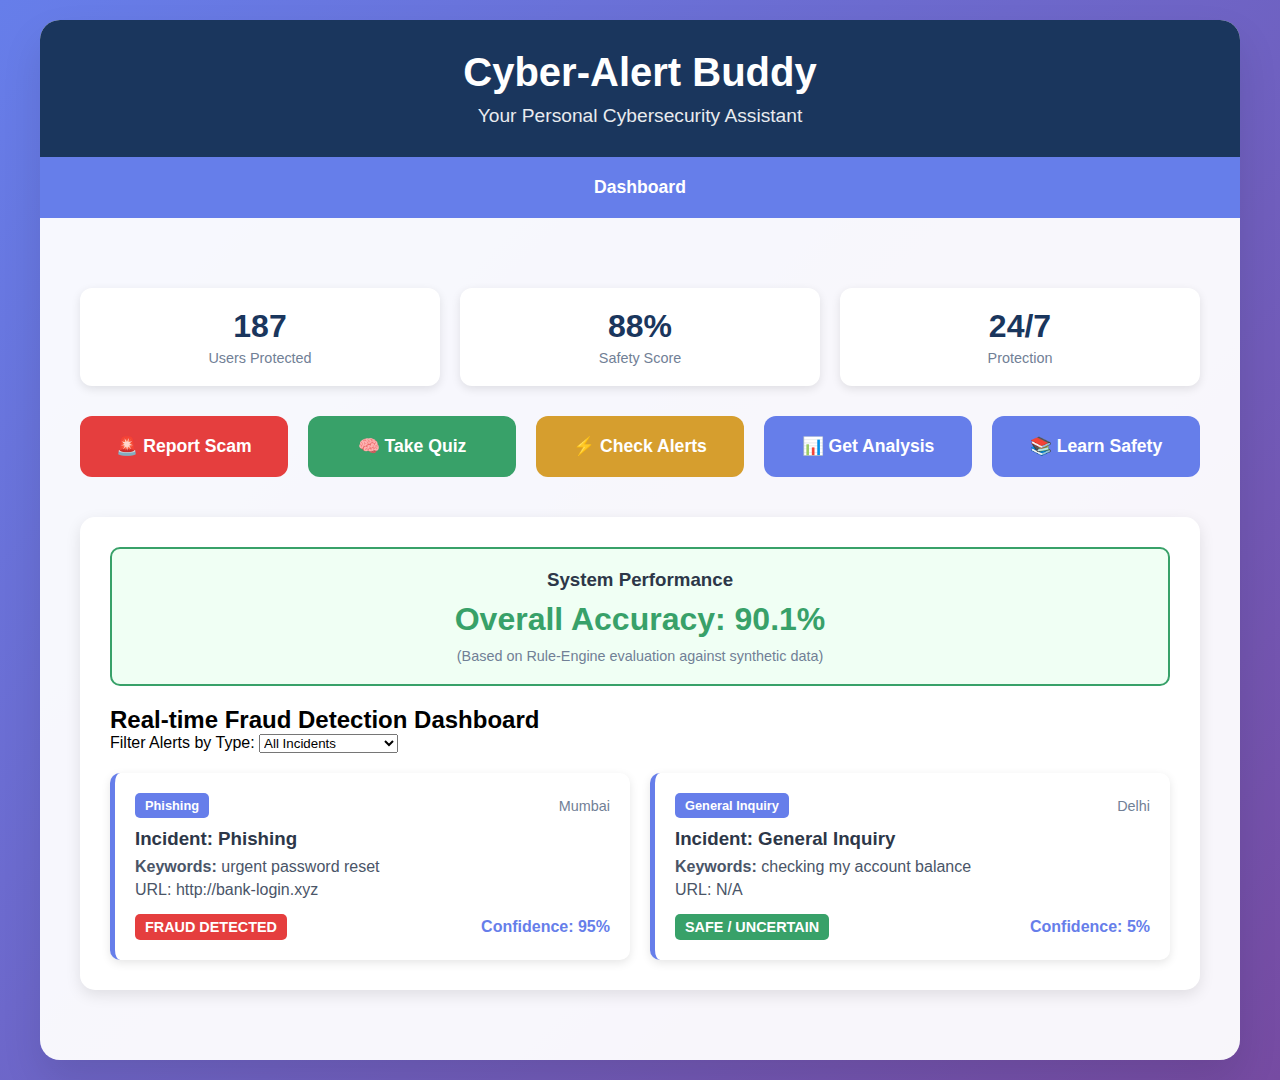
<file: index.html>
<!DOCTYPE html>
<html lang="en">
<head>
    <meta charset="UTF-8">
    <meta name="viewport" content="width=device-width, initial-scale=1.0">
    <title>Cyber-Alert Buddy</title>
    <style>
        * {
            margin: 0;
            padding: 0;
            box-sizing: border-box;
            font-family: -apple-system, BlinkMacSystemFont, 'Segoe UI', Roboto, sans-serif;
        }
        
        body {
            background: linear-gradient(135deg, #667eea 0%, #764ba2 100%);
            min-height: 100vh;
            padding: 20px;
        }
        
        .container {
            max-width: 1200px;
            margin: 0 auto;
            background: rgba(255, 255, 255, 0.95);
            border-radius: 20px;
            box-shadow: 0 20px 40px rgba(0, 0, 0, 0.1);
            overflow: hidden;
        }
        
        .header {
            background: #1a365d;
            color: white;
            padding: 30px;
            text-align: center;
        }
        
        .header h1 {
            font-size: 2.5em;
            margin-bottom: 10px;
        }
        
        .header .subtitle {
            font-size: 1.2em;
            opacity: 0.9;
        }
        
        .nav {
            display: flex;
            background: #2d3748;
            padding: 0;
        }
        
        .nav-item {
            flex: 1;
            text-align: center;
            padding: 20px;
            color: white;
            text-decoration: none;
            font-weight: 600;
            font-size: 1.1em;
            transition: background 0.3s ease;
            cursor: pointer;
        }
        
        .nav-item:hover {
            background: #4a5568;
        }
        
        .nav-item.active {
            background: #667eea;
        }
        
        .main-content {
            padding: 40px;
            min-height: 600px;
        }
        
        .community-impact {
            display: grid;
            grid-template-columns: repeat(3, 1fr);
            gap: 20px;
            margin: 30px 0;
            text-align: center;
        }
        
        .impact-item {
            background: white;
            padding: 20px;
            border-radius: 12px;
            box-shadow: 0 3px 10px rgba(0, 0, 0, 0.1);
        }
        
        .impact-value {
            font-size: 2em;
            font-weight: bold;
            color: #1a365d;
            margin-bottom: 5px;
        }
        
        .impact-label {
            color: #718096;
            font-size: 0.9em;
        }
        
        .quick-actions {
            display: grid;
            grid-template-columns: repeat(auto-fit, minmax(200px, 1fr));
            gap: 20px;
            margin-bottom: 40px;
        }
        
        .action-btn {
            background: #667eea;
            color: white;
            padding: 20px;
            border-radius: 12px;
            text-align: center;
            text-decoration: none;
            font-weight: 600;
            font-size: 1.1em;
            transition: all 0.3s ease;
            cursor: pointer;
            border: none;
        }
        
        .action-btn:hover {
            background: #5a67d8;
            transform: translateY(-3px);
            box-shadow: 0 8px 20px rgba(102, 126, 234, 0.3);
        }
        
        .action-btn.report {
            background: #e53e3e;
        }
        
        .action-btn.quiz {
            background: #38a169;
        }
        
        .action-btn.alerts {
            background: #d69e2e;
        }
        
        .fraud-detection-section {
            background: white;
            padding: 30px;
            border-radius: 15px;
            box-shadow: 0 5px 15px rgba(0, 0, 0, 0.1);
            margin-bottom: 30px;
        }
        
        .accuracy-meter-box {
            background: #f0fff4;
            border: 2px solid #38a169;
            border-radius: 10px;
            padding: 20px;
            text-align: center;
            margin-bottom: 20px;
        }
        
        .meter-score {
            font-size: 2em;
            font-weight: bold;
            color: #38a169;
            margin: 10px 0;
        }
        
        .alerts-grid {
            display: grid;
            grid-template-columns: repeat(auto-fit, minmax(300px, 1fr));
            gap: 20px;
            margin-top: 20px;
        }
        
        .alert-card-item {
            background: white;
            border-radius: 10px;
            padding: 20px;
            box-shadow: 0 3px 10px rgba(0, 0, 0, 0.1);
            border-left: 5px solid #667eea;
        }
        
        .scam-type-tag {
            background: #667eea;
            color: white;
            padding: 5px 10px;
            border-radius: 5px;
            font-size: 0.8em;
            font-weight: bold;
        }
        
        .status {
            padding: 5px 10px;
            border-radius: 5px;
            font-weight: bold;
            font-size: 0.9em;
        }
        
        .status.critical {
            background: #e53e3e;
            color: white;
        }
        
        .status.low {
            background: #38a169;
            color: white;
        }
    </style>
</head>
<body>
    <div class="container">
        <div class="header">
            <h1>Cyber-Alert Buddy</h1>
            <div class="subtitle">Your Personal Cybersecurity Assistant</div>
        </div>
        
        <div class="nav">
            <div class="nav-item active">Dashboard</div>
        </div>
        
        <div class="main-content">
            <div class="community-impact">
                <div class="impact-item">
                    <div class="impact-value">187</div>
                    <div class="impact-label">Users Protected</div>
                </div>
                <div class="impact-item">
                    <div class="impact-value">88%</div>
                    <div class="impact-label">Safety Score</div>
                </div>
                <div class="impact-item">
                    <div class="impact-value">24/7</div>
                    <div class="impact-label">Protection</div>
                </div>
            </div>
            
            <div class="quick-actions">
                <button class="action-btn report" onclick="window.open('https://cybercrime.gov.in/Webform/Crime_AuthoLogin.aspx', '_blank')">
                    🚨 Report Scam
                </button>
                <button class="action-btn quiz" onclick="window.open('https://form.jotform.com/252956155106458', '_blank')">
                    🧠 Take Quiz
                </button>
                <button class="action-btn alerts" onclick="showAlerts()">
                    ⚡ Check Alerts
                </button>
                <button class="action-btn" onclick="redirectToAnalysis()">
                    📊 Get Analysis
                </button>
                <button class="action-btn learning" onclick="redirectToLearning()">
                    📚 Learn Safety
                </button>
            </div>

            <section class="fraud-detection-section">
                <div id="accuracy-display"></div>
                
                <h2>Real-time Fraud Detection Dashboard</h2>

                <div class="filters">
                    <label for="scam-type-filter">Filter Alerts by Type:</label>
                    <select id="scam-type-filter" onchange="filterAlerts()">
                        <option value="all">All Incidents</option>
                        <option value="Phishing">Phishing</option>
                        <option value="Investment Fraud">Investment Fraud</option>
                        <option value="Tech Support Scam">Tech Support Scam</option>
                        <option value="Genuine Report">Safe/Genuine</option>
                    </select>
                </div>

                <div id="alerts-container" class="alerts-grid">
                    <p>Loading fraud detection engine...</p>
                </div>
            </section>
        </div>
    </div>

    <script>
        function redirectToLearning() {
    window.location.href = 'learning.html';
    
    // Test if learning.html exists
    fetch('learning.html')
        .then(response => {
            if (response.ok) {
                console.log('learning.html found - redirecting...');
                window.location.href = 'learning.html';
            } else {
                console.log('learning.html not found - status:', response.status);
                alert('❌ learning.html file not found! Please make sure it exists in your repository.');
            }
        })
        .catch(error => {
            console.log('Error fetching learning.html:', error);
            alert('❌ Error: learning.html file not found or inaccessible!');
        });
}
        // Redirect functions
        function redirectToAnalysis() {
            window.location.href = 'url-analysis-dashboard.html';
        }
        function showAlerts() {
            alert('🔔 No new critical alerts at this time.');
        }

        // Initialize the dashboard
        document.addEventListener('DOMContentLoaded', function() {
            loadAlerts();
        });

        function loadAlerts() {
            const alerts = [
                {
                    type: "Phishing",
                    keywords: "urgent password reset",
                    url: "http://bank-login.xyz",
                    location: "Mumbai",
                    is_fraud: true,
                    confidence_score: 95.0
                },
                {
                    type: "General Inquiry", 
                    keywords: "checking my account balance",
                    url: "",
                    location: "Delhi",
                    is_fraud: false,
                    confidence_score: 5.0
                }
            ];

            renderAlerts(alerts);
            displayAccuracyMeter(90.1);
        }

        function renderAlerts(alerts) {
            const container = document.getElementById('alerts-container');
            container.innerHTML = '';

            alerts.forEach(alert => {
                const card = document.createElement('div');
                card.className = 'alert-card-item';
                
                card.innerHTML = `
                    <div style="display: flex; justify-content: space-between; align-items: center; margin-bottom: 10px;">
                        <span class="scam-type-tag">${alert.type}</span>
                        <span style="color: #718096; font-size: 0.9em;">${alert.location}</span>
                    </div>
                    <div style="margin-bottom: 15px;">
                        <h3 style="margin: 0 0 8px 0; color: #2d3748;">Incident: ${alert.type}</h3>
                        <p style="margin: 5px 0; color: #4a5568;"><strong>Keywords:</strong> ${alert.keywords}</p>
                        <p style="margin: 5px 0; color: #4a5568;">URL: ${alert.url || 'N/A'}</p>
                    </div>
                    <div style="display: flex; justify-content: space-between; align-items: center;">
                        <span class="status ${alert.is_fraud ? 'critical' : 'low'}">
                            ${alert.is_fraud ? 'FRAUD DETECTED' : 'SAFE / UNCERTAIN'}
                        </span>
                        <span style="font-weight: bold; color: #667eea;">Confidence: ${alert.confidence_score}%</span>
                    </div>
                `;
                
                container.appendChild(card);
            });
        }

        function displayAccuracyMeter(accuracy) {
            const accuracyDisplay = document.getElementById('accuracy-display');
            accuracyDisplay.innerHTML = `
                <div class="accuracy-meter-box">
                    <h3 style="margin: 0 0 10px 0; color: #2d3748;">System Performance</h3>
                    <p class="meter-score">Overall Accuracy: ${accuracy}%</p>
                    <p style="margin: 5px 0 0 0; color: #718096; font-size: 0.9em;">(Based on Rule-Engine evaluation against synthetic data)</p>
                </div>
            `;
        }

        function filterAlerts() {
            // Filter logic would go here
            loadAlerts(); // Reload for demo
        }
    </script>
</body>
</html>
</file>
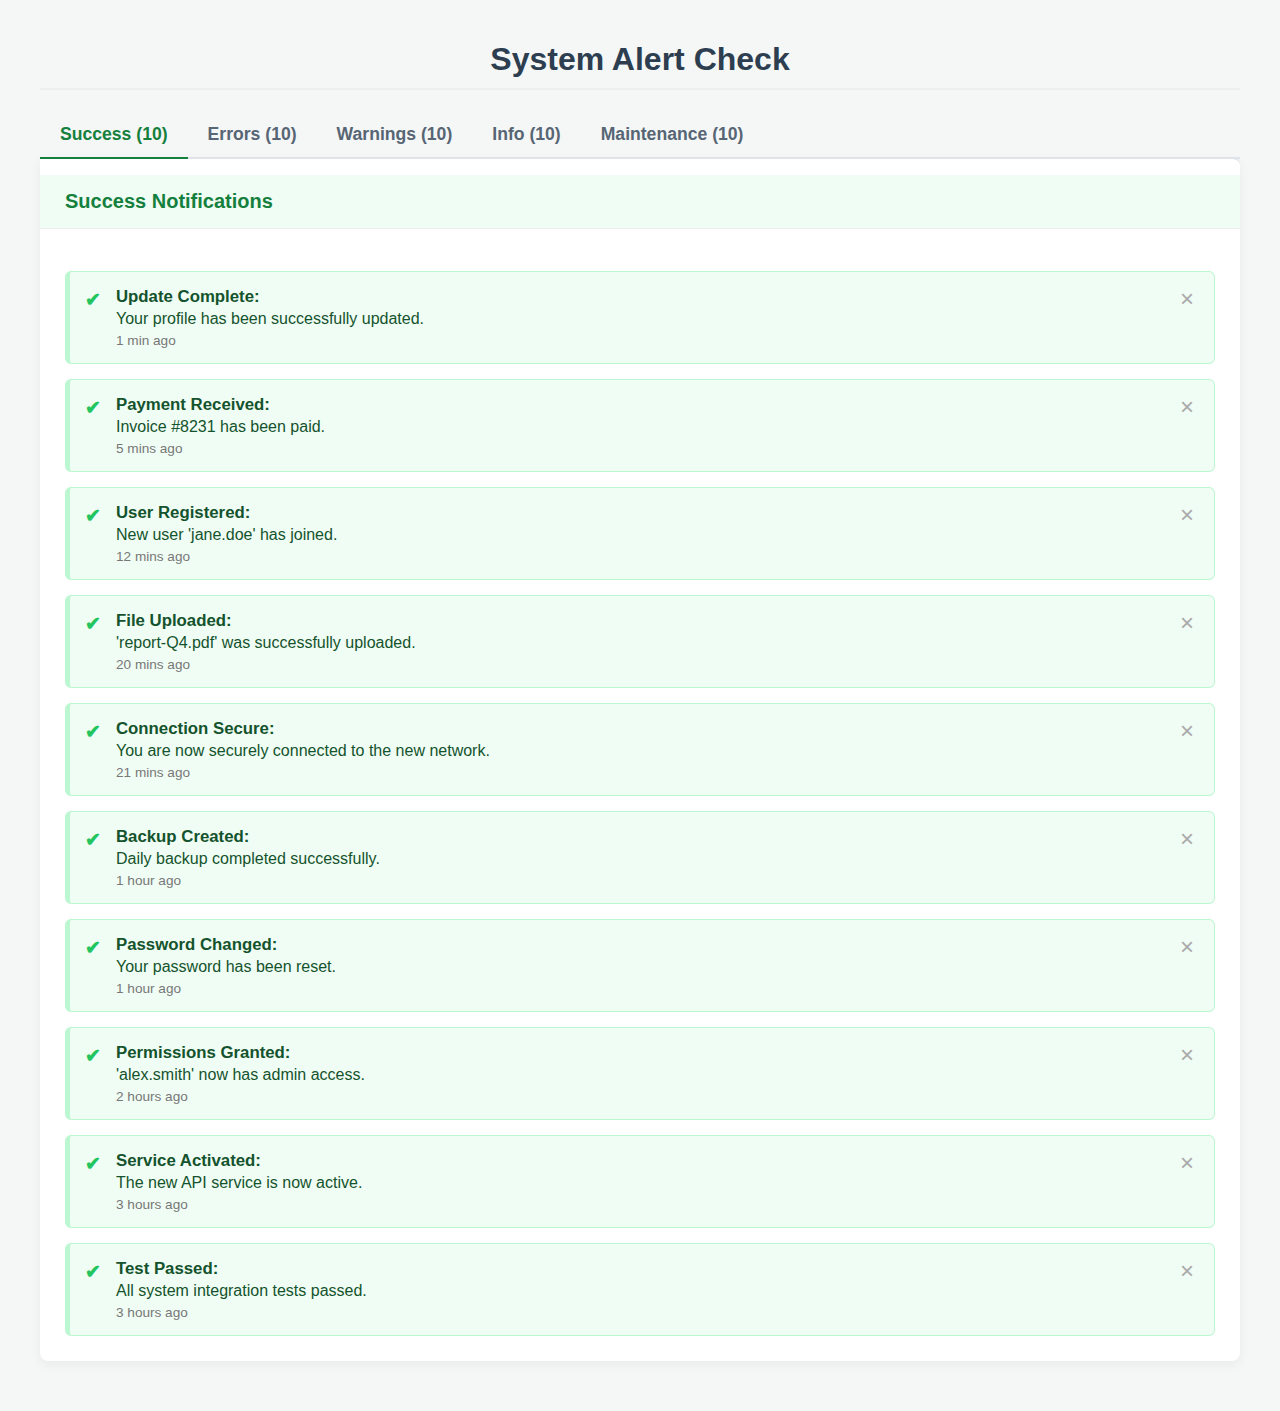
<file: check_alert.html>
<!DOCTYPE html>
<html lang="en">
<head>
    <meta charset="UTF-8">
    <meta name="viewport" content="width=device-width, initial-scale=1.0">
    <title>System Alert Check</title>

    <style>
        /* --- Basic Page Styles --- */
        body {
            font-family: -apple-system, BlinkMacSystemFont, "Segoe UI", Roboto, Helvetica, Arial, sans-serif;
            background-color: #f4f7f6;
            color: #333;
            margin: 0;
            padding: 20px;
        }

        .dashboard-container {
            max-width: 1200px;
            margin: 0 auto;
        }

        h1 {
            text-align: center;
            color: #2c3e50;
            border-bottom: 2px solid #ecf0f1;
            padding-bottom: 10px;
        }

        /* --- NEW: Tab Navigation Styles --- */
        .tab-nav {
            display: flex;
            border-bottom: 2px solid #dfe4ea;
            margin-bottom: -2px; /* Overlap the content border */
            z-index: 10;
            position: relative;
        }

        .tab-link {
            padding: 12px 20px;
            font-size: 1.1em;
            font-weight: 600;
            border: none;
            background-color: transparent;
            cursor: pointer;
            border-bottom: 2px solid transparent;
            margin-bottom: -2px;
            color: #576574;
            transition: color 0.2s, border-color 0.2s;
        }

        .tab-link:hover {
            color: #222;
        }

        .tab-link.active {
            color: #007bff;
            border-color: #007bff;
        }
        
        /* Match tab colors to sections */
        .tab-link.active.success { color: #15803d; border-color: #15803d; }
        .tab-link.active.error { color: #b91c1c; border-color: #b91c1c; }
        .tab-link.active.warning { color: #b45309; border-color: #b45309; }
        .tab-link.active.info { color: #1d4ed8; border-color: #1d4ed8; }
        .tab-link.active.maintenance { color: #5b21b6; border-color: #5b21b6; }


        /* --- Alert Section Styling --- */
        .alert-section {
            margin-bottom: 30px;
            background-color: #ffffff;
            border-radius: 8px;
            box-shadow: 0 4px 12px rgba(0, 0, 0, 0.05);
            overflow: hidden;
            /* Add a top border to connect to the tabs */
            border-top: 2px solid #dfe4ea;
            border-top-left-radius: 0; /* Flatten corner under tabs */
        }

        /* --- NEW: Tab Content Styling --- */
        .tab-content {
            display: none; /* Hide all content by default */
        }
        .tab-content.active {
            display: block; /* Show only the active one */
        }


        .section-header {
            padding: 15px 25px;
            border-bottom: 1px solid #ecf0f1;
            font-size: 1.25em;
            font-weight: 600;
        }

        .alerts-wrapper {
            padding: 25px;
            display: flex;
            flex-direction: column;
            gap: 15px;
        }

        /* --- Individual Alert Styling (No changes from here) --- */
        .alert {
            display: flex;
            align-items: flex-start;
            padding: 15px;
            border-radius: 6px;
            border: 1px solid transparent;
            border-left-width: 5px;
        }

        .alert-icon {
            font-size: 1.2em;
            font-weight: bold;
            margin-right: 15px;
            line-height: 1.4;
        }

        .alert-content {
            flex-grow: 1;
        }

        .alert-content strong {
            display: block;
            margin-bottom: 3px;
            font-size: 1.05em;
        }
        
        .alert-content .timestamp {
            font-size: 0.85em;
            color: #777;
            margin-top: 5px;
            display: block;
        }

        .close-btn {
            background: transparent;
            border: none;
            font-size: 1.5em;
            color: #aaa;
            cursor: pointer;
            padding: 0 5px;
            line-height: 1;
        }
        .close-btn:hover {
            color: #333;
        }

        /* --- 1. Success Alerts --- */
        .section-header.success { background-color: #f0fdf4; color: #15803d; }
        .alert.success {
            background-color: #f0fdf4;
            border-color: #bbf7d0;
            color: #14532d;
        }
        .alert.success .alert-icon { color: #22c55e; }

        /* --- 2. Error Alerts --- */
        .section-header.error { background-color: #fef2f2; color: #b91c1c; }
        .alert.error {
            background-color: #fef2f2;
            border-color: #fecaca;
            color: #7f1d1d;
        }
        .alert.error .alert-icon { color: #ef4444; }

        /* --- 3. Warning Alerts --- */
        .section-header.warning { background-color: #fffbeb; color: #b45309; }
        .alert.warning {
            background-color: #fffbeb;
            border-color: #fef08a;
            color: #713f12;
        }
        .alert.warning .alert-icon { color: #f59e0b; }

        /* --- 4. Info Alerts --- */
        .section-header.info { background-color: #eff6ff; color: #1d4ed8; }
        .alert.info {
            background-color: #eff6ff;
            border-color: #bfdbfe;
            color: #1e3a8a;
        }
        .alert.info .alert-icon { color: #3b82f6; }

        /* --- 5. Maintenance Alerts --- */
        .section-header.maintenance { background-color: #f5f3ff; color: #5b21b6; }
        .alert.maintenance {
            background-color: #f5f3ff;
            border-color: #ddd6fe;
            color: #4c1d95;
        }
        .alert.maintenance .alert-icon { color: #7c3aed; }
    </style>
</head>

<body>
    <div class="dashboard-container">
        <h1>System Alert Check</h1>

        <div class="tab-nav">
            <button class="tab-link success active" data-tab="success">Success (10)</button>
            <button class="tab-link error" data-tab="error">Errors (10)</button>
            <button class="tab-link warning" data-tab="warning">Warnings (10)</button>
            <button class="tab-link info" data-tab="info">Info (10)</button>
            <button class="tab-link maintenance" data-tab="maintenance">Maintenance (10)</button>
        </div>

        <section id="success" class="alert-section tab-content active">
            <h2 class="section-header success">Success Notifications</h2>
            <div class="alerts-wrapper">
                <div class="alert success">
                    <span class="alert-icon">✔</span>
                    <div class="alert-content">
                        <strong>Update Complete:</strong> Your profile has been successfully updated.
                        <span class="timestamp">1 min ago</span>
                    </div>
                    <button class="close-btn">&times;</button>
                </div>
                <div class="alert success">
                    <span class="alert-icon">✔</span>
                    <div class="alert-content">
                        <strong>Payment Received:</strong> Invoice #8231 has been paid.
                        <span class="timestamp">5 mins ago</span>
                    </div>
                    <button class="close-btn">&times;</button>
                </div>
                <div class="alert success">
                    <span class="alert-icon">✔</span>
                    <div class="alert-content">
                        <strong>User Registered:</strong> New user 'jane.doe' has joined.
                        <span class="timestamp">12 mins ago</span>
                    </div>
                    <button class="close-btn">&times;</button>
                </div>
                <div class="alert success">
                    <span class="alert-icon">✔</span>
                    <div class="alert-content">
                        <strong>File Uploaded:</strong> 'report-Q4.pdf' was successfully uploaded.
                        <span class="timestamp">20 mins ago</span>
                    </div>
                    <button class="close-btn">&times;</button>
                </div>
                <div class="alert success">
                    <span class="alert-icon">✔</span>
                    <div class="alert-content">
                        <strong>Connection Secure:</strong> You are now securely connected to the new network.
                        <span class="timestamp">21 mins ago</span>
                    </div>
                    <button class="close-btn">&times;</button>
                </div>
                <div class="alert success">
                    <span class="alert-icon">✔</span>
                    <div class="alert-content">
                        <strong>Backup Created:</strong> Daily backup completed successfully.
                        <span class="timestamp">1 hour ago</span>
                    </div>
                    <button class="close-btn">&times;</button>
                </div>
                <div class="alert success">
                    <span class="alert-icon">✔</span>
                    <div class="alert-content">
                        <strong>Password Changed:</strong> Your password has been reset.
                        <span class="timestamp">1 hour ago</span>
                    </div>
                    <button class="close-btn">&times;</button>
                </div>
                <div class="alert success">
                    <span class="alert-icon">✔</span>
                    <div class="alert-content">
                        <strong>Permissions Granted:</strong> 'alex.smith' now has admin access.
                        <span class="timestamp">2 hours ago</span>
                    </div>
                    <button class="close-btn">&times;</button>
                </div>
                <div class="alert success">
                    <span class="alert-icon">✔</span>
                    <div class="alert-content">
                        <strong>Service Activated:</strong> The new API service is now active.
                        <span class="timestamp">3 hours ago</span>
                    </div>
                    <button class="close-btn">&times;</button>
                </div>
                <div class="alert success">
                    <span class="alert-icon">✔</span>
                    <div class="alert-content">
                        <strong>Test Passed:</strong> All system integration tests passed.
                        <span class="timestamp">3 hours ago</span>
                    </div>
                    <button class="close-btn">&times;</button>
                </div>
            </div>
        </section>

        <section id="error" class="alert-section tab-content">
            <h2 class="section-header error">Error & Failure Alerts</h2>
            <div class="alerts-wrapper">
                <div class="alert error">
                    <span class="alert-icon">✖</span>
                    <div class="alert-content">
                        <strong>Payment Failed:</strong> Credit card for Invoice #8230 was declined.
                        <span class="timestamp">2 mins ago</span>
                    </div>
                    <button class="close-btn">&times;</button>
                </div>
                <div class="alert error">
                    <span class="alert-icon">✖</span>
                    <div class="alert-content">
                        <strong>Database Connection Lost:</strong> Cannot connect to primary DB. Retrying...
                        <span class="timestamp">5 mins ago</span>
                    </div>
                    <button class="close-btn">&times;</button>
                </div>
                <div class="alert error">
                    <span class="alert-icon">✖</span>
                    <div class="alert-content">
                        <strong>Login Failed:</strong> Too many failed login attempts for user 'admin'.
                        <span class="timestamp">15 mins ago</span>
                    </div>
                    <button class="close-btn">&times;</button>
                </div>
                <div class="alert error">
                    <span class="alert-icon">✖</span>
                    <div class="alert-content">
                        <strong>Upload Failed:</strong> 'presentation.pptx' exceeded the 25MB file size limit.
                        <span class="timestamp">22 mins ago</span>
                    </div>
                    <button class="close-btn">&times;</button>
                </div>
                <div class="alert error">
                    <span class="alert-icon">✖</span>
                    <div class="alert-content">
                        <strong>API Timeout:</strong> Request to 'api/users' timed out after 30 seconds.
                        <span class="timestamp">30 mins ago</span>
                    </div>
                    <button class="close-btn">&times;</button>
                </div>
                <div class="alert error">
                    <span class="alert-icon">✖</span>
                    <div class="alert-content">
                        <strong>404 Not Found:</strong> Resource '/api/v2/products/123' does not exist.
                        <span class="timestamp">45 mins ago</span>
                    </div>
                    <button class="close-btn">&times;</button>
                </div>
                <div class="alert error">
                    <span class="alert-icon">✖</span>
                    <div class="alert-content">
                        <strong>Permissions Denied:</strong> User 'guest' attempted to access a restricted page.
                        <span class="timestamp">1 hour ago</span>
                    </div>
                    <button class="close-btn">&times;</button>
                </div>
                <div class="alert error">
                    <span class="alert-icon">✖</span>
                    <div class="alert-content">
                        <strong>Service Crash:</strong> The 'Email-Dispatcher' service has crashed.
                        <span class="timestamp">1 hour ago</span>
                    </div>
                    <button class="close-btn">&times;</button>
                </div>
                <div class="alert error">
                    <span class="alert-icon">✖</span>
                    <div class="alert-content">
                        <strong>Build Failed:</strong> Main branch build failed due to linting errors.
                        <span class="timestamp">2 hours ago</span>
                    </div>
                    <button class="close-btn">&times;</button>
                </div>
                <div class="alert error">
                    <span class="alert-icon">✖</span>
                    <div class="alert-content">
                        <strong>SSL Certificate Expired:</strong> The SSL certificate for 'shop.example.com' has expired.
                        <span class="timestamp">2 hours ago</span>
                    </div>
                    <button class="close-btn">&times;</button>
                </div>
            </div>
        </section>

        <section id="warning" class="alert-section tab-content">
            <h2 class="section-header warning">Warning & Caution Alerts</h2>
            <div class="alerts-wrapper">
                <div class="alert warning">
                    <span class="alert-icon">!</span>
                    <div class="alert-content">
                        <strong>Disk Space Low:</strong> Server 'PROD-WEB-01' is at 85% disk capacity.
                        <span class="timestamp">10 mins ago</span>
                    </div>
                    <button class="close-btn">&times;</button>
                </div>
                <div class="alert warning">
                    <span class="alert-icon">!</span>
                    <div class="alert-content">
                        <strong>API Deprecated:</strong> You are using a deprecated version of the User API.
                        <span class="timestamp">30 mins ago</span>
                    </div>
                    <button class="close-btn">&times;</button>
                </div>
                <div class="alert warning">
                    <span class="alert-icon">!</span>
                    <div class="alert-content">
                        <strong>Password Nearing Expiration:</strong> Your password will expire in 3 days.
                        <span class="timestamp">1 hour ago</span>
                    </div>
                    <button class="close-btn">&times;</button>
                </div>
                <div class="alert warning">
                    <span class="alert-icon">!</span>
                    <div class="alert-content">
                        <strong>High CPU Load:</strong> CPU usage on 'PROD-DB-02' has exceeded 90% for 5 minutes.
                        <span class="timestamp">1 hour ago</span>
                    </div>
                    <button class="close-btn">&times;</button>
                </div>
                <div class="alert warning">
                    <span class="alert-icon">!</span>
                    <div class="alert-content">
                        <strong>Unsaved Changes:</strong> You have unsaved changes on the 'Settings' page.
                        <span class="timestamp">1 hour ago</span>
                    </div>
                    <button class="close-btn">&times;</button>
                </div>
                <div class="alert warning">
                    <span class="alert-icon">!</span>
                    <div class="alert-content">
                        <strong>New Device Login:</strong> A login was detected from a new device in London, UK.
                        <span class="timestamp">2 hours ago</span>
                    </div>
                    <button class="close-btn">&times;</button>
                </div>
                <div class="alert warning">
                    <span class="alert-icon">!</span>
                    <div class="alert-content">
                        <strong>License Expiring:</strong> Your 'Pro Plan' license expires on Oct 30, 2025.
                        <span class="timestamp">3 hours ago</span>
                    </div>
                    <button class="close-btn">&times;</button>
                </div>
                <div class="alert warning">
                    <span class="alert-icon">!</span>
                    <div class="alert-content">
                        <strong>High Latency:</strong> API response times are slower than normal.
                        <span class="timestamp">4 hours ago</span>
                    </div>
                    <button class="close-btn">&times;</button>
                </div>
                <div class="alert warning">
                    <span class="alert-icon">!</span>
                    <div class="alert-content">
                        <strong>Unusual Activity:</strong> A high volume of requests was detected from IP 192.168.10.1.
                        <span class="timestamp">5 hours ago</span>
                    </div>
                    <button class="close-btn">&times;</button>
                </div>
                <div class="alert warning">
                    <span class="alert-icon">!</span>
                    <div class="alert-content">
                        <strong>Dependency Outdated:</strong> 'lodash' library has a new minor version available.
                        <span class="timestamp">5 hours ago</span>
                    </div>
                    <button class="close-btn">&times;</button>
                </div>
            </div>
        </section>
        
        <section id="info" class="alert-section tab-content">
            <h2 class="section-header info">Informational Updates</h2>
            <div class="alerts-wrapper">
                <div class="alert info">
                    <span class="alert-icon">ℹ</span>
                    <div class="alert-content">
                        <strong>New Feature:</strong> You can now export your reports directly to CSV.
                        <span class="timestamp">10 mins ago</span>
                    </div>
                    <button class="close-btn">&times;</button>
                </div>
                <div class="alert info">
                    <span class="alert-icon">ℹ</span>
                    <div class="alert-content">
                        <strong>System Update:</strong> A new patch (v2.4.1) has been applied.
                        <span class="timestamp">1 hour ago</span>
                    </div>
                    <button class="close-btn">&times;</button>
                </div>
                <div class="alert info">
                    <span class="alert-icon">ℹ</span>
                    <div class="alert-content">
                        <strong>Did You Know?</strong> You can use keyboard shortcuts to navigate.
                        <span class="timestamp">2 hours ago</span>
                    </div>
                    <button class="close-btn">&times;</button>
                </div>
                <div class="alert info">
                    <span class="alert-icon">ℹ</span>
                    <div class="alert-content">
                        <strong>Policy Update:</strong> Our Terms of Service have been updated.
                        <span class="timestamp">4 hours ago</span>
                    </div>
                    <button class="close-btn">&times;</button>
                </div>
                <div class="alert info">
                    <span class="alert-icon">ℹ</span>
                    <div class="alert-content">
                        <strong>User 'markc' is now online.</strong>
                        <span class="timestamp">4 hours ago</span>
                    </div>
                    <button class="close-btn">&times;</button>
                </div>
                <div class="alert info">
                    <span class="alert-icon">ℹ</span>
                    <div class="alert-content">
                        <strong>Report Generated:</strong> Your monthly analytics report is ready for viewing.
                        <span class="timestamp">5 hours ago</span>
                    </div>
                    <button class="close-btn">&times;</button>
                </div>
                <div class="alert info">
                    <span class="alert-icon">ℹ</span>
                    <div class="alert-content">
                        <strong>New Comment:</strong> Sarah left a comment on 'Project Alpha'.
                        <span class="timestamp">6 hours ago</span>
                    </div>
                    <button class="close-btn">&times;</button>
                </div>
                <div class="alert info">
                    <span class="alert-icon">ℹ</span>
                    <div class="alert-content">
                        <strong>New Message:</strong> You have 1 unread message from your manager.
                        <span class="timestamp">6 hours ago</span>
                    </div>
                    <button class="close-btn">&times;</button>
                </div>
                <div class="alert info">
                    <span class="alert-icon">ℹ</span>
                    <div class="alert-content">
                        <strong>Welcome!</strong> Thanks for signing up for our newsletter.
                        <span class="timestamp">7 hours ago</span>
                    </div>
                    <button class="close-btn">&times;</button>
                </div>
                <div class="alert info">
                    <span class="alert-icon">ℹ</span>
                    <div class="alert-content">
                        <strong>Beta Access:</strong> The new 'Dashboard v3' beta is now open.
                        <span class="timestamp">8 hours ago</span>
                    </div>
                    <button class="close-btn">&times;</button>
                </div>
            </div>
        </section>

        <section id="maintenance" class="alert-section tab-content">
            <h2 class="section-header maintenance">Scheduled Maintenance</h2>
            <div class="alerts-wrapper">
                <div class="alert maintenance">
                    <span class="alert-icon">🛠</span>
                    <div class="alert-content">
                        <strong>Scheduled Downtime:</strong> The platform will be down for 30 minutes on Sunday.
                        <span class="timestamp">1 day ago</span>
                    </div>
                    <button class="close-btn">&times;</button>
                </div>
                <div class="alert maintenance">
                    <span class="alert-icon">🛠</span>
                    <div class="alert-content">
                        <strong>Service Update:</strong> The 'Analytics' service will be in read-only mode tonight at 2 AM.
                        <span class="timestamp">2 days ago</span>
                    </div>
                    <button class="close-btn">&times;</button>
                </div>
                <div class="alert maintenance">
                    <span class="alert-icon">🛠</span>
                    <div class="alert-content">
                        <strong>Server Restart:</strong> 'PROD-WEB-02' is scheduled for a restart on Oct 26.
                        <span class="timestamp">2 days ago</span>
                    </div>
                    <button class="close-btn">&times;</button>
                </div>
                <div class="alert maintenance">
                    <span class="alert-icon">🛠</span>
                    <div class="alert-content">
                        <strong>Database Migration:</strong> We are migrating the user database this weekend.
                        <span class="timestamp">3 days ago</span>
                    </div>
                    <button class="close-btn">&times;</button>
                </div>
                <div class="alert maintenance">
                    <span class="alert-icon">🛠</span>
                    <div class="alert-content">
                        <strong>Security Patching:</strong> All servers will be patched on Monday at 1 AM.
                        <span class="timestamp">3 days ago</span>
                    </div>
                    <button class="close-btn">&times;</button>
                </div>
                <div class="alert maintenance">
                    <span class="alert-icon">🛠</span>
                    <div class="alert-content">
                        <strong>Network Upgrade:</strong> Expect brief interruptions as we upgrade our core network.
                        <span class="timestamp">4 days ago</span>
                    </div>
                    <button class="close-btn">&times;</button>
                </div>
                <div class="alert maintenance">
                    <span class="alert-icon">🛠</span>
                    <div class="alert-content">
                        <strong>Billing System Maintenance:</strong> The billing portal will be offline for 1 hour.
                        <span class="timestamp">4 days ago</span>
                    </div>
                    <button class="close-btn">&times;</button>
                </div>
                <div class="alert maintenance">
                    <span class="alert-icon">🛠</span>
                    <div class="alert-content">
                        <strong>CDN Purge:</strong> We will be purging the CDN cache at midnight.
                        <span class="timestamp">5 days ago</span>
                    </div>
                    <button class="close-btn">&times;</button>
                </div>
                <div class="alert maintenance">
                    <span class="alert-icon">🛠</span>
                    <div class="alert-content">
                        <strong>API Update:</strong> The 'v1' API will be decommissioned on Nov 1st.
                        <span class="timestamp">5 days ago</span>
                    </div>
                    <button class="close-btn">&times;</button>
                </div>
                <div class="alert maintenance">
                    <span class="alert-icon">🛠</span>
                    <div class="alert-content">
                        <strong>Firewall Rules Update:</strong> New firewall rules are being applied.
                        <span class="timestamp">6 days ago</span>
                    </div>
                    <button class="close-btn">&times;</button> </div>
            </div>
        </section>

    </div>

    <script>
        document.addEventListener('DOMContentLoaded', () => {
            const tabLinks = document.querySelectorAll('.tab-link');
            const tabContents = document.querySelectorAll('.tab-content');

            tabLinks.forEach(link => {
                link.addEventListener('click', () => {
                    const targetId = link.dataset.tab; // Get the target content's ID from data-tab
                    const targetContent = document.getElementById(targetId);

                    // 1. Deactivate all tabs and content
                    tabLinks.forEach(tab => tab.classList.remove('active'));
                    tabContents.forEach(content => content.classList.remove('active'));

                    // 2. Activate the clicked tab and corresponding content
                    link.classList.add('active');
                    targetContent.classList.add('active');
                });
            });

            // --- JavaScript for Close Buttons ---
            // Add click event to all close buttons
            const closeButtons = document.querySelectorAll('.close-btn');
            closeButtons.forEach(button => {
                button.addEventListener('click', () => {
                    // Find the parent .alert and hide it
                    const alertBox = button.closest('.alert');
                    if (alertBox) {
                        alertBox.style.display = 'none';
                    }
                });
            });
        });
    </script>
</body>
</html>
</file>
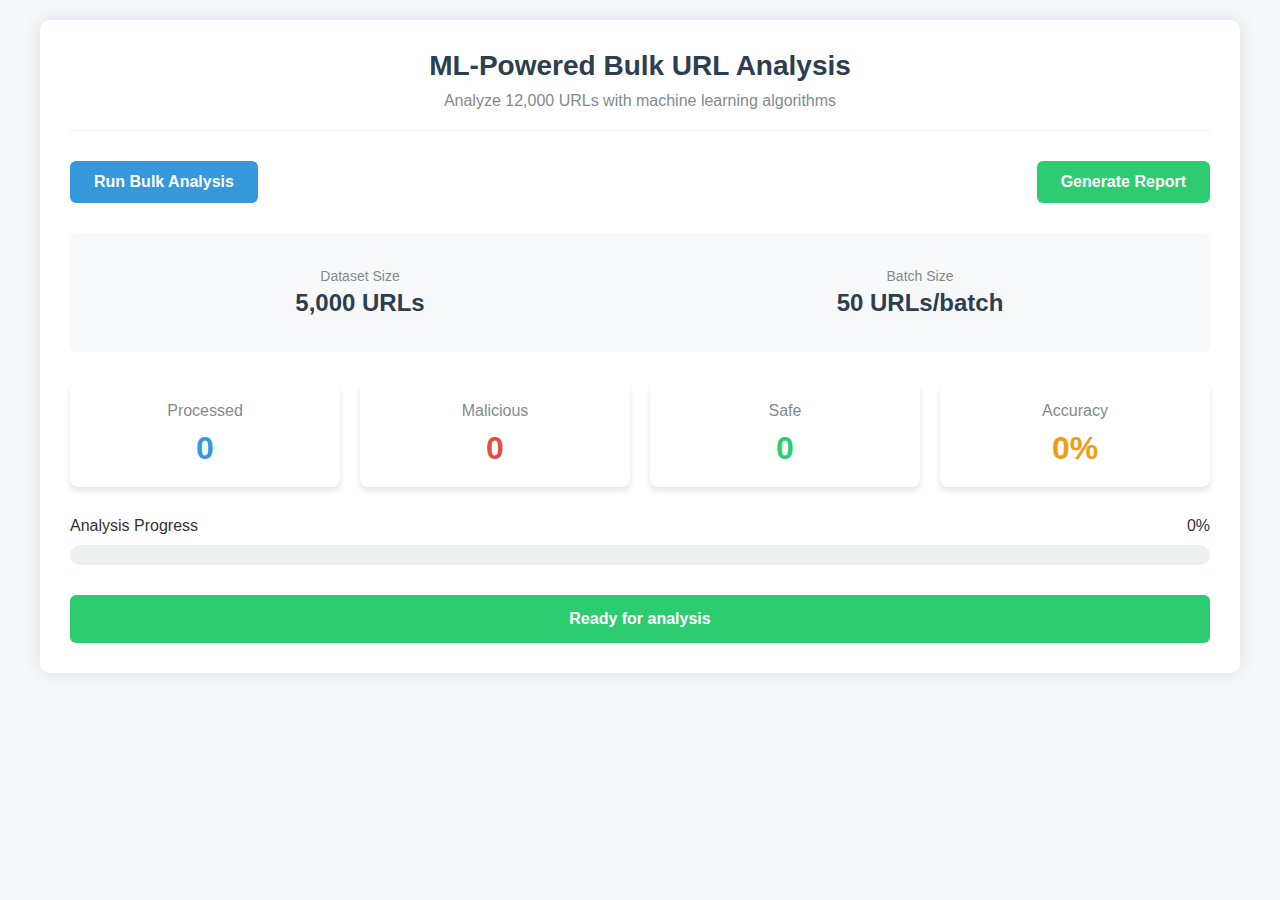
<file: url-analysis-dashboard.html>
<!DOCTYPE html>
<html lang="en">
<head>
    <meta charset="UTF-8">
    <meta name="viewport" content="width=device-width, initial-scale=1.0">
    <title>ML-Powered Bulk URL Analysis</title>
    <style>
        * {
            margin: 0;
            padding: 0;
            box-sizing: border-box;
            font-family: 'Segoe UI', Tahoma, Geneva, Verdana, sans-serif;
        }
        
        body {
            background-color: #f5f7fa;
            color: #333;
            padding: 20px;
        }
        
        .container {
            max-width: 1200px;
            margin: 0 auto;
            background-color: white;
            border-radius: 10px;
            box-shadow: 0 0 20px rgba(0, 0, 0, 0.1);
            padding: 30px;
        }
        
        header {
            text-align: center;
            margin-bottom: 30px;
            padding-bottom: 20px;
            border-bottom: 1px solid #eee;
        }
        
        h1 {
            color: #2c3e50;
            margin-bottom: 10px;
            font-size: 28px;
        }
        
        .subtitle {
            color: #7f8c8d;
            font-size: 16px;
        }
        
        .controls {
            display: flex;
            justify-content: space-between;
            margin-bottom: 30px;
            gap: 15px;
        }
        
        .btn {
            padding: 12px 24px;
            border: none;
            border-radius: 6px;
            font-weight: 600;
            cursor: pointer;
            transition: all 0.3s ease;
            font-size: 16px;
        }
        
        .btn-primary {
            background-color: #3498db;
            color: white;
        }
        
        .btn-primary:hover {
            background-color: #2980b9;
        }
        
        .btn-secondary {
            background-color: #2ecc71;
            color: white;
        }
        
        .btn-secondary:hover {
            background-color: #27ae60;
        }
        
        .dataset-info {
            background-color: #f8f9fa;
            padding: 20px;
            border-radius: 8px;
            margin-bottom: 30px;
        }
        
        .info-grid {
            display: grid;
            grid-template-columns: repeat(auto-fit, minmax(200px, 1fr));
            gap: 20px;
        }
        
        .info-item {
            text-align: center;
            padding: 15px;
            border-radius: 6px;
        }
        
        .info-label {
            font-size: 14px;
            color: #7f8c8d;
            margin-bottom: 5px;
        }
        
        .info-value {
            font-size: 24px;
            font-weight: bold;
            color: #2c3e50;
        }
        
        .metrics {
            display: grid;
            grid-template-columns: repeat(auto-fit, minmax(200px, 1fr));
            gap: 20px;
            margin-bottom: 30px;
        }
        
        .metric-card {
            background-color: white;
            border-radius: 8px;
            padding: 20px;
            text-align: center;
            box-shadow: 0 4px 6px rgba(0, 0, 0, 0.1);
            transition: transform 0.3s ease;
        }
        
        .metric-card:hover {
            transform: translateY(-5px);
        }
        
        .metric-title {
            font-size: 16px;
            color: #7f8c8d;
            margin-bottom: 10px;
        }
        
        .metric-value {
            font-size: 32px;
            font-weight: bold;
        }
        
        .processed {
            color: #3498db;
        }
        
        .malicious {
            color: #e74c3c;
        }
        
        .safe {
            color: #2ecc71;
        }
        
        .accuracy {
            color: #f39c12;
        }
        
        .progress-container {
            margin-bottom: 30px;
        }
        
        .progress-header {
            display: flex;
            justify-content: space-between;
            margin-bottom: 10px;
        }
        
        .progress-bar {
            height: 20px;
            background-color: #ecf0f1;
            border-radius: 10px;
            overflow: hidden;
        }
        
        .progress-fill {
            height: 100%;
            background-color: #3498db;
            width: 0%;
            transition: width 1s ease;
        }
        
        .status {
            text-align: center;
            padding: 15px;
            background-color: #2ecc71;
            color: white;
            border-radius: 6px;
            font-weight: 600;
            margin-top: 20px;
            transition: background-color 0.3s ease;
        }
        
        .status.analyzing {
            background-color: #f39c12;
        }
        
        .status.error {
            background-color: #e74c3c;
        }
        
        .analysis-details {
            margin-top: 30px;
            background-color: #f8f9fa;
            padding: 20px;
            border-radius: 8px;
        }
        
        .details-title {
            font-size: 18px;
            margin-bottom: 15px;
            color: #2c3e50;
        }
        
        .details-content {
            display: grid;
            grid-template-columns: repeat(auto-fit, minmax(250px, 1fr));
            gap: 15px;
        }
        
        .detail-item {
            display: flex;
            justify-content: space-between;
            padding: 10px 0;
            border-bottom: 1px solid #e0e0e0;
        }
        
        .detail-label {
            color: #7f8c8d;
        }
        
        .detail-value {
            font-weight: 600;
        }
        
        @media (max-width: 768px) {
            .controls {
                flex-direction: column;
            }
            
            .btn {
                width: 100%;
            }
        }
    </style>
</head>
<body>
    <div class="container">
        <header>
            <h1>ML-Powered Bulk URL Analysis</h1>
            <p class="subtitle">Analyze 12,000 URLs with machine learning algorithms</p>
        </header>
        
        <div class="controls">
            <button id="runAnalysis" class="btn btn-primary">Run Bulk Analysis</button>
            <button id="generateReport" class="btn btn-secondary">Generate Report</button>
        </div>
        
        <div class="dataset-info">
            <div class="info-grid">
                <div class="info-item">
                    <div class="info-label">Dataset Size</div>
                    <div class="info-value">5,000 URLs</div>
                </div>
                <div class="info-item">
                    <div class="info-label">Batch Size</div>
                    <div class="info-value">50 URLs/batch</div>
                </div>
            </div>
        </div>
        
        <div class="metrics">
            <div class="metric-card">
                <div class="metric-title">Processed</div>
                <div class="metric-value processed" id="processedValue">0</div>
            </div>
            <div class="metric-card">
                <div class="metric-title">Malicious</div>
                <div class="metric-value malicious" id="maliciousValue">0</div>
            </div>
            <div class="metric-card">
                <div class="metric-title">Safe</div>
                <div class="metric-value safe" id="safeValue">0</div>
            </div>
            <div class="metric-card">
                <div class="metric-title">Accuracy</div>
                <div class="metric-value accuracy" id="accuracyValue">0%</div>
            </div>
        </div>
        
        <div class="progress-container">
            <div class="progress-header">
                <span>Analysis Progress</span>
                <span id="progressPercent">0%</span>
            </div>
            <div class="progress-bar">
                <div class="progress-fill" id="progressFill"></div>
            </div>
        </div>
        
        <div class="status" id="statusMessage">Ready for analysis</div>
        
        <div class="analysis-details" id="analysisDetails" style="display: none;">
            <div class="details-title">Analysis Details</div>
            <div class="details-content">
                <div class="detail-item">
                    <span class="detail-label">Total URLs:</span>
                    <span class="detail-value" id="totalUrls">5,000</span>
                </div>
                <div class="detail-item">
                    <span class="detail-label">Processing Time:</span>
                    <span class="detail-value" id="processingTime">0s</span>
                </div>
                <div class="detail-item">
                    <span class="detail-label">Malicious Rate:</span>
                    <span class="detail-value" id="maliciousRate">0%</span>
                </div>
                <div class="detail-item">
                    <span class="detail-label">Safe Rate:</span>
                    <span class="detail-value" id="safeRate">0%</span>
                </div>
                <div class="detail-item">
                    <span class="detail-label">False Positives:</span>
                    <span class="detail-value" id="falsePositives">0</span>
                </div>
                <div class="detail-item">
                    <span class="detail-label">False Negatives:</span>
                    <span class="detail-value" id="falseNegatives">0</span>
                </div>
            </div>
        </div>
    </div>

    <script>
        document.addEventListener('DOMContentLoaded', function() {
            const runAnalysisBtn = document.getElementById('runAnalysis');
            const generateReportBtn = document.getElementById('generateReport');
            const processedValue = document.getElementById('processedValue');
            const maliciousValue = document.getElementById('maliciousValue');
            const safeValue = document.getElementById('safeValue');
            const accuracyValue = document.getElementById('accuracyValue');
            const progressFill = document.getElementById('progressFill');
            const progressPercent = document.getElementById('progressPercent');
            const statusMessage = document.getElementById('statusMessage');
            const analysisDetails = document.getElementById('analysisDetails');
            
            let isAnalyzing = false;
            let processed = 0;
            let malicious = 0;
            let safe = 0;
            let accuracy = 0;
            const totalUrls = 5000;
            const batchSize = 50;
            
            runAnalysisBtn.addEventListener('click', function() {
                if (isAnalyzing) return;
                
                isAnalyzing = true;
                processed = 0;
                malicious = 0;
                safe = 0;
                accuracy = 0;
                
                updateMetrics();
                statusMessage.textContent = "Analyzing URLs...";
                statusMessage.className = "status analyzing";
                analysisDetails.style.display = "none";
                
                // Simulate analysis process
                simulateAnalysis();
            });
            
            generateReportBtn.addEventListener('click', function() {
                if (processed === 0) {
                    alert("Please run analysis first to generate a report.");
                    return;
                }
                
                // Show analysis details
                analysisDetails.style.display = "block";
                
                // Update details
                document.getElementById('totalUrls').textContent = totalUrls.toLocaleString();
                document.getElementById('processingTime').textContent = Math.floor(totalUrls / 100) + "s";
                document.getElementById('maliciousRate').textContent = ((malicious / processed) * 100).toFixed(2) + "%";
                document.getElementById('safeRate').textContent = ((safe / processed) * 100).toFixed(2) + "%";
                document.getElementById('falsePositives').textContent = Math.floor(malicious * 0.05);
                document.getElementById('falseNegatives').textContent = Math.floor(safe * 0.02);
                
                alert("Report generated successfully! Check the Analysis Details section.");
            });
            
            function simulateAnalysis() {
                const totalBatches = totalUrls / batchSize;
                let currentBatch = 0;
                
                const interval = setInterval(() => {
                    if (currentBatch >= totalBatches) {
                        clearInterval(interval);
                        isAnalyzing = false;
                        statusMessage.textContent = "Analysis Complete!";
                        statusMessage.className = "status";
                        return;
                    }
                    
                    // Simulate processing a batch
                    processed += batchSize;
                    
                    // Randomly determine malicious/safe URLs in this batch
                    const maliciousInBatch = Math.floor(Math.random() * 8); // 0-7 malicious URLs per batch
                    const safeInBatch = batchSize - maliciousInBatch;
                    
                    malicious += maliciousInBatch;
                    safe += safeInBatch;
                    
                    // Calculate accuracy (simulated)
                    accuracy = 95 + Math.random() * 4; // 95-99% accuracy
                    
                    // Update progress
                    const progress = (processed / totalUrls) * 100;
                    progressFill.style.width = progress + "%";
                    progressPercent.textContent = Math.round(progress) + "%";
                    
                    updateMetrics();
                    
                    currentBatch++;
                }, 300); // Process a batch every 300ms
            }
            
            function updateMetrics() {
                processedValue.textContent = processed.toLocaleString();
                maliciousValue.textContent = malicious.toLocaleString();
                safeValue.textContent = safe.toLocaleString();
                accuracyValue.textContent = accuracy.toFixed(1) + "%";
            }
        });
    </script>
</body>
</html>
</file>
